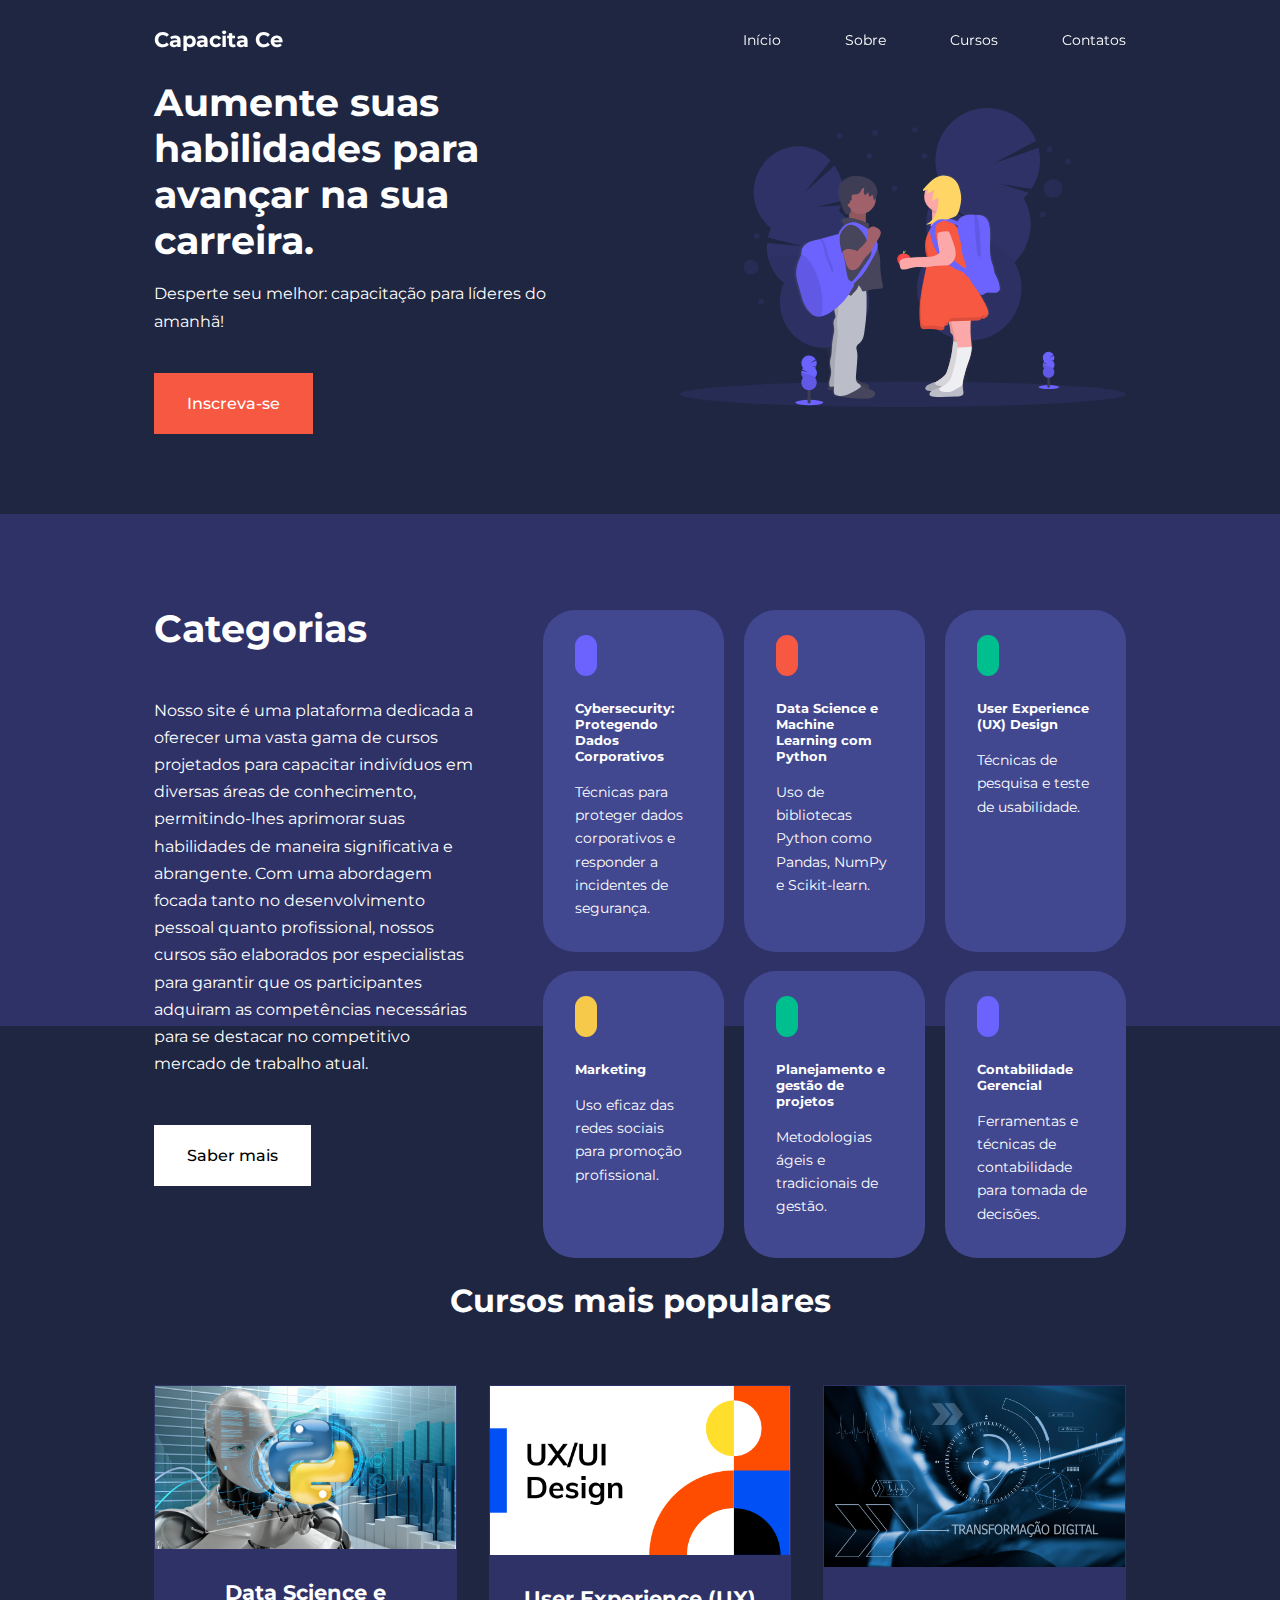
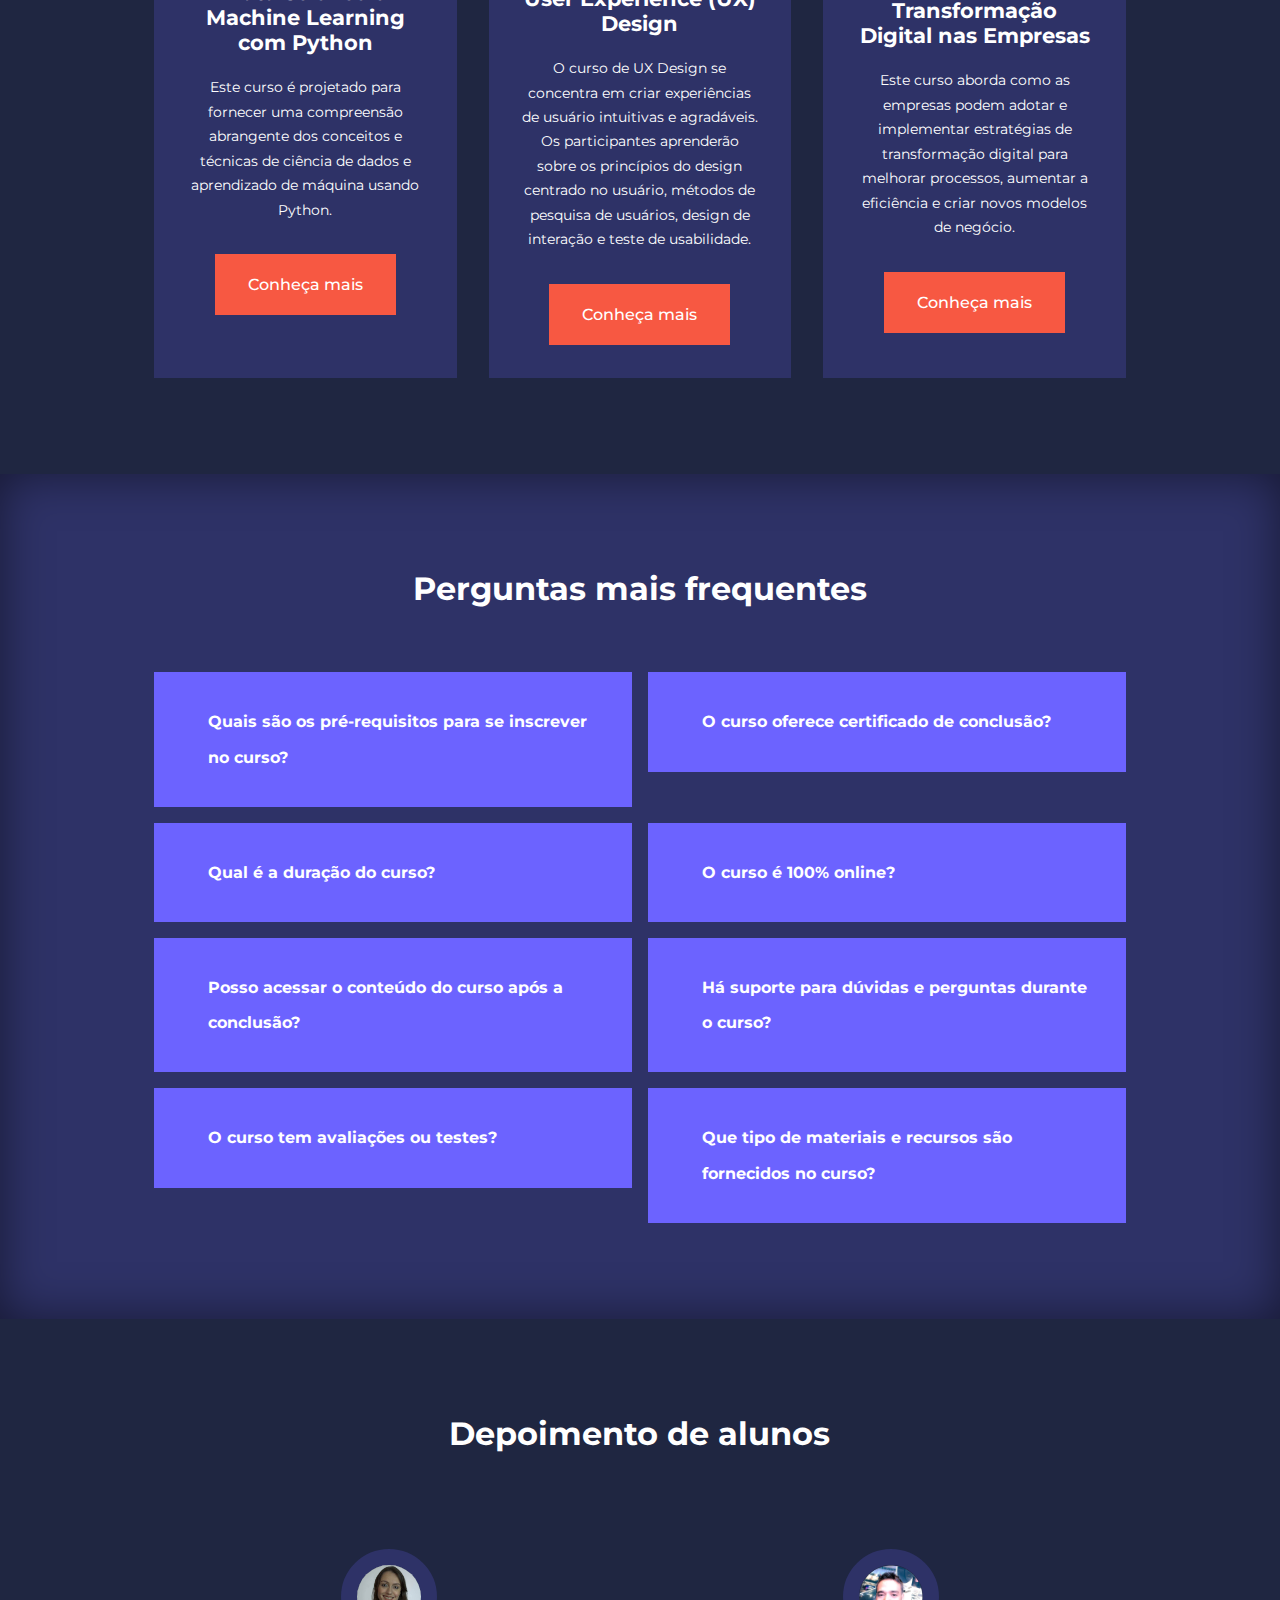
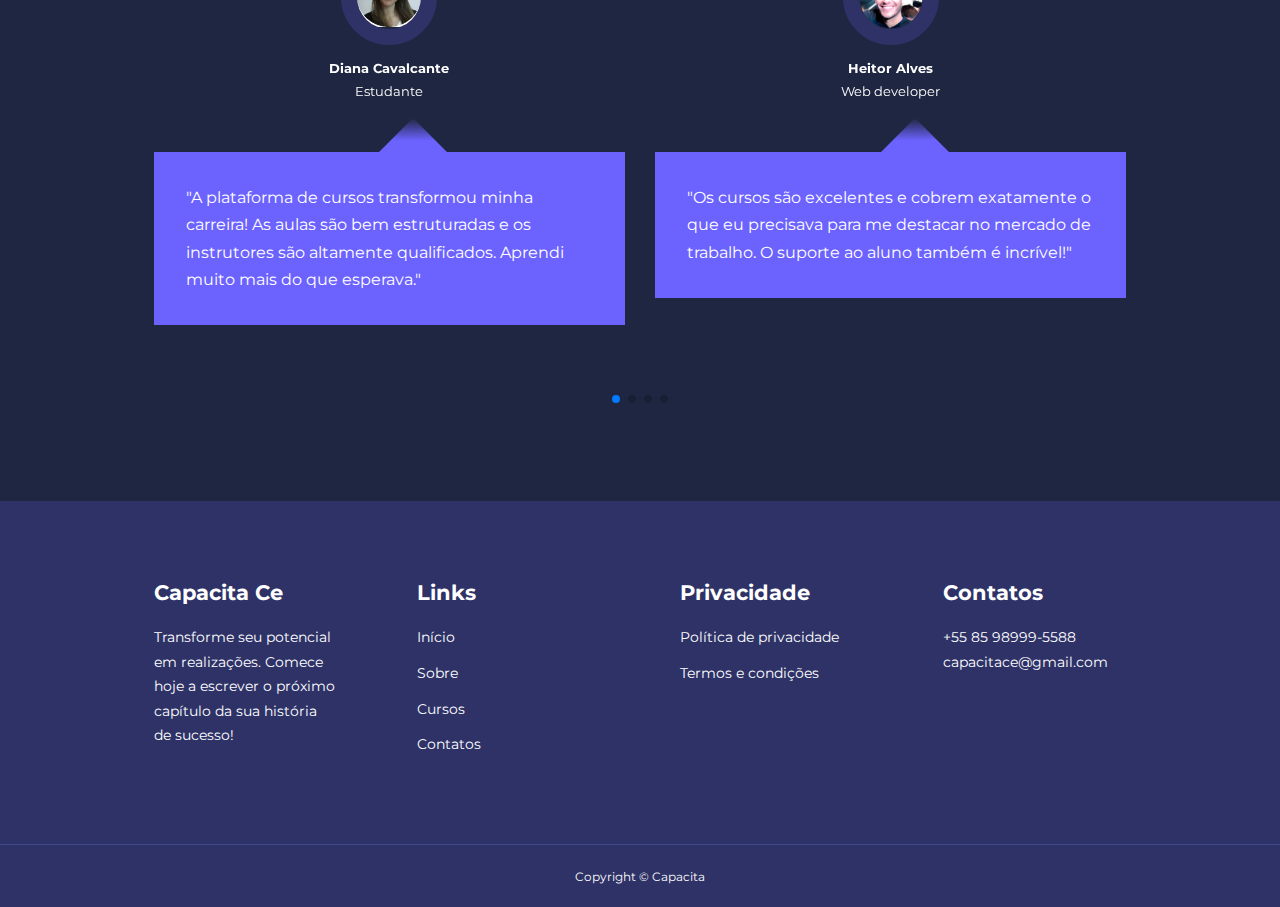
<file: index.html>
<!DOCTYPE html>
<html lang="pt-br">
<head>
    <meta charset="UTF-8">
    <meta http-equiv="X-UA-Compatible" content="IE=edge">
    <meta name="viewport" content="width=device-width, initial-scale=1.0">
    <title>Capacita Ce</title>
    <!-- ICONSCOUT CDN -->
    <link rel="stylesheet" href="https://unicons.iconscout.com/release/v2.1.6/css/unicons.css">
    <!-- GOOGLE FONTS (MONTSERRAT) -->
    <link rel="preconnect" href="https://fonts.googleapis.com">
    <link rel="preconnect" href="https://fonts.gstatic.com" crossorigin>
    <link href="https://fonts.googleapis.com/css2?family=Montserrat:wght@300;400;500;600;700;800;900&display=swap" rel="stylesheet">
    <!-- SWIPER JS -->
    <link rel="stylesheet" href="https://cdn.jsdelivr.net/npm/swiper@8/swiper-bundle.min.css"/>
    
    <link rel="stylesheet" href="style.css">
</head>
<body>
     <!-- ========================= NAVBAR ================== -->
    <nav>
        <div class="container nav__container">
            <a href="index.html"><h4>Capacita Ce</h4></a>
            <ul class="nav__menu">
                <li><a href="index.html">Início</a></li>
                <li><a href="about.html">Sobre</a></li>
                <li><a href="cursos.html">Cursos</a></li>
                <li><a href="contacts.html">Contatos</a></li>
            </ul>
            <button id="open-menu-btn"><i class="uil uil-bars"></i></button>
            <button id="close-menu-btn"><i class="uil uil-multiply"></i></button>
        </div>
    </nav>
    <!-- ========================= END OF NAVBAR ================== -->

    <!-- ========================= HEADER ================== -->
    <header>
        <div class="container header__container">
            <div class="header__left">
                <h1>Aumente suas habilidades para avançar na sua carreira.</h1>
                <p>Desperte seu melhor: capacitação para líderes do amanhã!</p>
                <a href="cursos.html" class="btn btn-primary">Inscreva-se</a>
            </div>
            <div class="header__right">
                <div class="header__right-image">
                    <img src="header.svg" alt="">
                </div>
            </div>
        </div>
    </header>
       <!-- ========================= END OF HEADER ================== -->


    <section class="categories">
        <div class="container categories__container">
            <div class="categories__left">
                <h1>Categorias</h1>
                <p>
                    Nosso site é uma plataforma dedicada a oferecer uma vasta gama de cursos projetados para capacitar indivíduos em diversas áreas de conhecimento, permitindo-lhes aprimorar suas habilidades de maneira significativa e abrangente. Com uma abordagem focada tanto no desenvolvimento pessoal quanto profissional, nossos cursos são elaborados por especialistas para garantir que os participantes adquiram as competências necessárias para se destacar no competitivo mercado de trabalho atual.
                </p>
                <a href="#" class="btn">Saber mais</a>
            </div>

            <div class="categories__right">
                <article class="category">
                    <span class="category__icon"><i class="uil uil-"></i></span>
                    <h5>Cybersecurity: Protegendo Dados Corporativos</h5>
                    <p>Técnicas para proteger dados corporativos e responder a incidentes de segurança.</p>
                </article>

                <article class="category">
                    <span class="category__icon"><i class="uil uil-"></i></span>
                    <h5>Data Science e Machine Learning com Python</h5>
                    <p>Uso de bibliotecas Python como Pandas, NumPy e Scikit-learn.</p>
                </article>

                <article class="category">
                    <span class="category__icon"><i class="uil uil-usd-"></i></span>
                    <h5>User Experience (UX) Design</h5>
                    <p>Técnicas de pesquisa e teste de usabilidade.</p>
                </article>

                <article class="category">
                    <span class="category__icon"><i class="uil uil-"></i></span>
                    <h5>Marketing</h5>
                    <p>Uso eficaz das redes sociais para promoção profissional.</p>
                </article>

                <article class="category">
                    <span class="category__icon"><i class="uil uil-"></i></span>
                    <h5>Planejamento e gestão de projetos</h5>
                    <p>Metodologias ágeis e tradicionais de gestão.</p>
                </article>

                <article class="category">
                    <span class="category__icon"><i class="uil uil-puzzle-"></i></span>
                    <h5>Contabilidade Gerencial</h5>
                    <p>Ferramentas e técnicas de contabilidade para tomada de decisões.</p>
                </article>
            </div>
        </div>
    </section>

    <!-- ========================= END OF CATEGORIES ================== -->

    <section class="courses">
        <h2>Cursos mais populares</h2>
        <div class="container courses__container">
            <article class="course">
                <div class="course__image">
                    <img src="curso1.png" alt="Curso 1">
                </div>
                <div class="course__info">
                    <h4>Data Science e Machine Learning com Python</h4>
                    <p>Este curso é projetado para fornecer uma compreensão abrangente dos conceitos e técnicas de ciência de dados e aprendizado de máquina usando Python.</p>
                    <a href="cursos.html" class="btn btn-primary">Conheça mais</a>
                </div>
            </article>

            <article class="course">
                <div class="course__image">
                    <img src="curso2.png" alt="Curso 2">
                </div>
                <div class="course__info">
                    <h4>User Experience (UX) Design</h4>
                    <p>O curso de UX Design se concentra em criar experiências de usuário intuitivas e agradáveis. Os participantes aprenderão sobre os princípios do design centrado no usuário, métodos de pesquisa de usuários, design de interação e teste de usabilidade.</p>
                    <a href="cursos.html" class="btn btn-primary">Conheça mais</a>
                </div>
            </article>

            <article class="course">
                <div class="course__image">
                    <img src="curso3.jpg" alt="Curso 3">
                </div>
                <div class="course__info">
                    <h4>Transformação Digital nas Empresas</h4>
                    <p>Este curso aborda como as empresas podem adotar e implementar estratégias de transformação digital para melhorar processos, aumentar a eficiência e criar novos modelos de negócio.</p>
                    <a href="cursos.html" class="btn btn-primary">Conheça mais</a>
                </div>
            </article>
        </div>
    </section>

    <!-- ========================= END OF COURSES ================== -->

    <section class="faqs">
        <h2>Perguntas mais frequentes</h2>
        <div class="container faqs__container">
            <article class="faq">
                <div class="faq__icon"><i class="uil uil-plus"></i></div>
                <div class="question__answer">
                    <h4>Quais são os pré-requisitos para se inscrever no curso?</h4>
                    <p>Os pré-requisitos variam conforme o curso. Alguns podem exigir conhecimento básico em determinadas áreas, enquanto outros são adequados para iniciantes.</p>
                </div>
            </article>

            <article class="faq">
                <div class="faq__icon"><i class="uil uil-plus"></i></div>
                <div class="question__answer">
                    <h4>O curso oferece certificado de conclusão?</h4>
                    <p>Sim, todos os nossos cursos oferecem certificados de conclusão que podem ser utilizados para comprovar suas novas habilidades e conhecimentos.</p>
                </div>
            </article>

            <article class="faq">
                <div class="faq__icon"><i class="uil uil-plus"></i></div>
                <div class="question__answer">
                    <h4>Qual é a duração do curso?</h4>
                    <p>A duração do curso pode variar. A maioria dos cursos oferece conteúdo que pode ser completado em poucas semanas, com a possibilidade de aprendizado no seu próprio ritmo.</p>
                </div>
            </article>

            <article class="faq">
                <div class="faq__icon"><i class="uil uil-plus"></i></div>
                <div class="question__answer">
                    <h4>O curso é 100% online?</h4>
                    <p>Sim, nossos cursos são totalmente online, permitindo que você estude de qualquer lugar e a qualquer momento.</p>
                </div>
            </article>

            <article class="faq">
                <div class="faq__icon"><i class="uil uil-plus"></i></div>
                <div class="question__answer">
                    <h4>Posso acessar o conteúdo do curso após a conclusão?</h4>
                    <p>Sim, você terá acesso ao conteúdo do curso mesmo após a conclusão, para que possa revisar e continuar a aprender conforme necessário.</p>
                </div>
            </article>

            <article class="faq">
                <div class="faq__icon"><i class="uil uil-plus"></i></div>
                <div class="question__answer">
                    <h4>Há suporte para dúvidas e perguntas durante o curso?</h4>
                    <p>Sim, oferecemos suporte contínuo através de fóruns de discussão, sessões de perguntas e respostas e assistência por e-mail com os instrutores.</p>
                </div>
            </article>

            <article class="faq">
                <div class="faq__icon"><i class="uil uil-plus"></i></div>
                <div class="question__answer">
                    <h4>O curso tem avaliações ou testes?</h4>
                    <p>Sim, a maioria dos cursos inclui avaliações, quizzes e projetos que ajudam a reforçar o aprendizado e garantir que você compreendeu os principais conceitos.</p>
                </div>
            </article>

            <article class="faq">
                <div class="faq__icon"><i class="uil uil-plus"></i></div>
                <div class="question__answer">
                    <h4>Que tipo de materiais e recursos são fornecidos no curso?</h4>
                    <p>Os cursos incluem vídeos, leituras, exercícios práticos, estudos de caso e projetos aplicados para garantir uma experiência de aprendizagem completa.</p>
                </div>
            </article>
        </div>
    </section>

    <!-- ========================= END OF FAQ ================== -->

    <section class="container testimonials__container mySwiper">
        <h2>Depoimento de alunos</h2>
        <div class="swiper-wrapper">
            <article class="testimonial swiper-slide">
                <div class="avatar">
                    <img src="pessoa1.jpeg" alt="avatar 1">
                </div>
                <div class="testimonial__info">
                    <h5>Diana Cavalcante</h5>
                    <small>Estudante</small>
                </div>
                <div class="testimonial__body">
                    <p>"A plataforma de cursos transformou minha carreira! As aulas são bem estruturadas e os instrutores são altamente qualificados. Aprendi muito mais do que esperava."</p>
                </div>
            </article>

            <article class="testimonial swiper-slide">
                <div class="avatar">
                    <img src="pessoa2.gif" alt="avatar 2">
                </div>
                <div class="testimonial__info">
                    <h5>Heitor Alves</h5>
                    <small>Web developer</small>
                </div>
                <div class="testimonial__body">
                    <p>"Os cursos são excelentes e cobrem exatamente o que eu precisava para me destacar no mercado de trabalho. O suporte ao aluno também é incrível!"</p>
                </div>
            </article>

            <article class="testimonial swiper-slide">
                <div class="avatar">
                    <img src="pessoa3.webp" alt="avatar 3">
                </div>
                <div class="testimonial__info">
                    <h5>Eva Cárem</h5>
                    <small>Estudante</small>
                </div>
                <div class="testimonial__body">
                    <p>"A flexibilidade de estudar no meu próprio ritmo foi fundamental para mim. Consegui equilibrar o trabalho e o estudo, e apliquei os conhecimentos adquiridos imediatamente."</p>
                </div>
            </article>

            <article class="testimonial swiper-slide">
                <div class="avatar">
                    <img src="pessoa4.jpeg" alt="avatar 4">
                </div>
                <div class="testimonial__info">
                    <h5>Caio Borges</h5>
                    <small>Estudante</small>
                </div>
                <div class="testimonial__body">
                    <p>"Os projetos práticos me ajudaram a consolidar o que aprendi. Agora, me sinto muito mais confiante nas minhas habilidades e pronto para novos desafios."</p>
                </div>
            </article>

            <article class="testimonial swiper-slide">
                <div class="avatar">
                    <img src="pessoa5.jpeg" alt="avatar 5">
                </div>
                <div class="testimonial__info">
                    <h5>Ana Clara</h5>
                    <small>Professora</small>
                </div>
                <div class="testimonial__body">
                    <p>A qualidade dos materiais e a profundidade dos conteúdos superaram minhas expectativas. Recomendo a plataforma para todos que querem se capacitar profissionalmente."</p>
                </div>
            </article>
        </div>
        <div class="swiper-pagination"></div>
    </section>

    <!-- ========================= END OF TESTIMONIALS ================== -->

    <footer>
        <div class="container footer__container">
            <div class="footer__1">
                <a href="index.html" class="footer__logo"><h4>Capacita Ce</h4></a>
                <p>Transforme seu potencial em realizações. Comece hoje a escrever o próximo capítulo da sua história de sucesso!</p>
            </div>

            <div class="footer__2">
                <h4>Links</h4>
                <ul class="permalinks">
                    <li><a href="index.html">Início</a></li>
                    <li><a href="about.html">Sobre</a></li>
                    <li><a href="cursos.html">Cursos</a></li>
                    <li><a href="contacts.html">Contatos</a></li>
                </ul>
            </div>

            <div class="footer__3">
                <h4>Privacidade</h4>
                <ul class="privacy">
                    <li><a href="#">Política de privacidade</a></li>
                    <li><a href="#">Termos e condições</a></li>
                </ul>
            </div>

            <div class="footer__4">
                <h4>Contatos</h4>
                <div>
                    <p>+55 85 98999-5588</p>
                    <p>capacitace@gmail.com</p>
                </div>

                <ul class="footer__socials">
                    <li>
                        <a href="https://facebook.com"><i class="uil uil-facebook-f"></i></a>
                    </li>
                    <li>
                        <a href="https://instagram.com"><i class="uil uil-instagram-alt"></i></a>
                    </li>
                    <li>
                        <a href="https://twitter.com"><i class="uil uil-twitter"></i></a>
                    </li>
                    <li>
                        <a href="https://linkedin.com"><i class="uil uil-linkedin-alt"></i></a>
                    </li>
                </ul>
            </div>
        </div>
        <div class="footer__copyright">
            <small>Copyright &copy; Capacita</small>
        </div>
    </footer>


    <script src="script.js"></script>
    <script src="https://cdn.jsdelivr.net/npm/swiper@8/swiper-bundle.min.js"></script>

    <script>
        var swiper = new Swiper(".mySwiper", {
        slidesPerView: 1,
        spaceBetween: 30,
        pagination: {
          el: ".swiper-pagination",
          clickable: true,
        },
        //when window widht is >= 600px
        breakpoints: {
            600: {
                slidesPerView: 2,
            }
        }
      });
    </script>
</body>
</html>
</file>
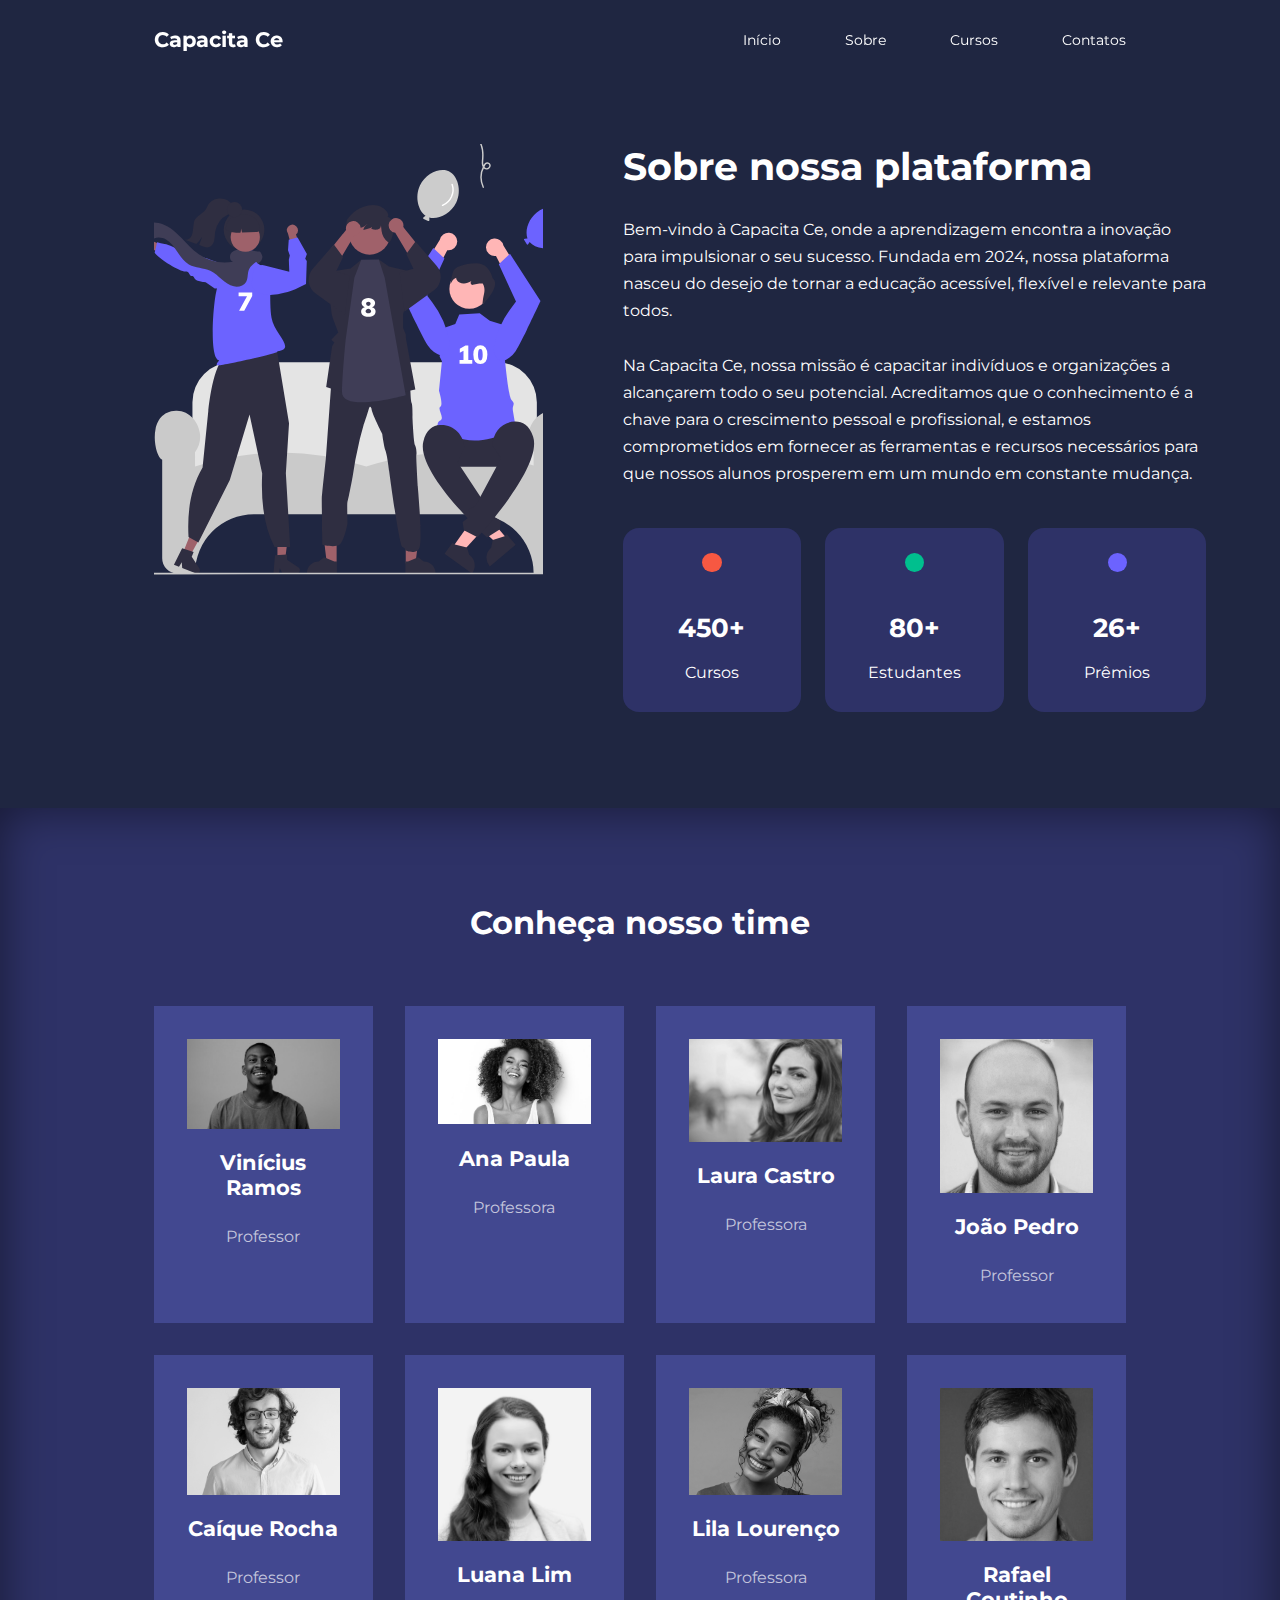
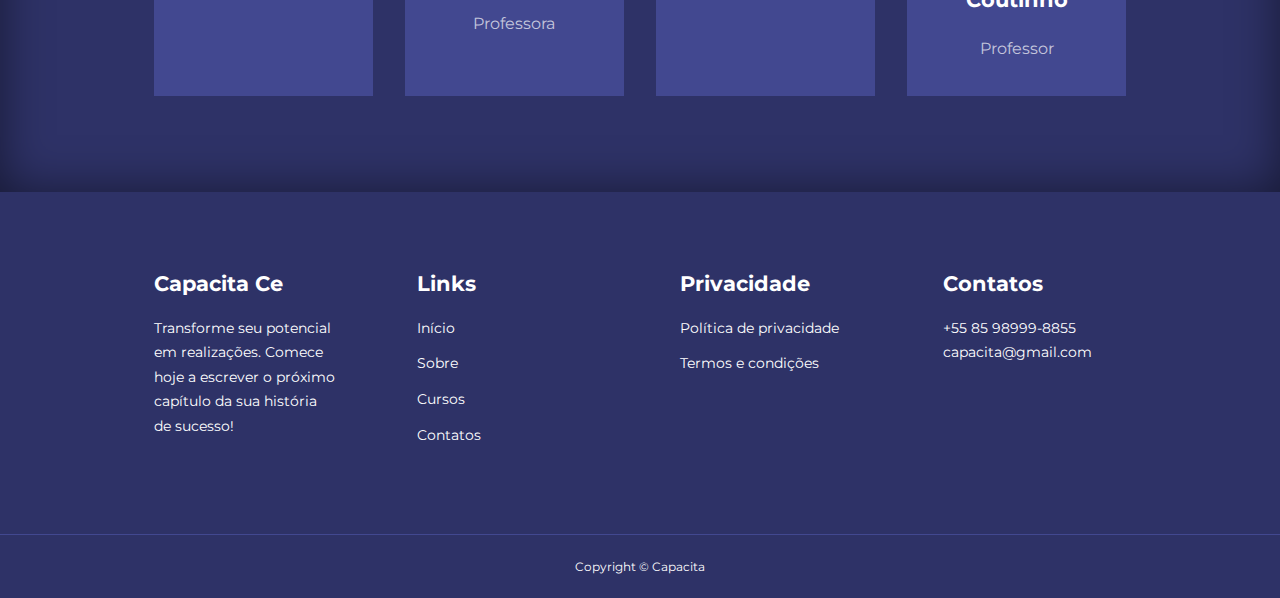
<file: about.html>
<!DOCTYPE html>
<html lang="pt-br">
<head>
    <meta charset="UTF-8">
    <meta http-equiv="X-UA-Compatible" content="IE=edge">
    <meta name="viewport" content="width=device-width, initial-scale=1.0">
    <title>Capacita CE</title>
    <!-- ICONSCOUT CDN -->
    <link rel="stylesheet" href="https://unicons.iconscout.com/release/v2.1.6/css/unicons.css">
    <!-- GOOGLE FONTS (MONTSERRAT) -->
    <link rel="preconnect" href="https://fonts.googleapis.com">
    <link rel="preconnect" href="https://fonts.gstatic.com" crossorigin>
    <link href="https://fonts.googleapis.com/css2?family=Montserrat:wght@300;400;500;600;700;800;900&display=swap" rel="stylesheet">
    <!-- SWIPER JS -->
    <link rel="stylesheet" href="https://cdn.jsdelivr.net/npm/swiper@8/swiper-bundle.min.css"/>
    
    <link rel="stylesheet" href="style.css">
    <link rel="stylesheet" href="about.css">
</head>
<body>
     <!-- ========================= NAVBAR ================== -->
    <nav>
        <div class="container nav__container">
            <a href="index.html"><h4>Capacita Ce</h4></a>
            <ul class="nav__menu">
                <li><a href="index.html">Início</a></li>
                <li><a href="about.html">Sobre</a></li>
                <li><a href="cursos.html">Cursos</a></li>
                <li><a href="contacts.html">Contatos</a></li>
            </ul>
            <button id="open-menu-btn"><i class="uil uil-bars"></i></button>
            <button id="close-menu-btn"><i class="uil uil-multiply"></i></button>
        </div>
    </nav>
    <!-- ========================= END OF NAVBAR ================== -->

    <section class="about__achievements">
        <div class="container about__achievements-container">
            <div class="about__achievements-left">
                <img src="about achievements.svg" alt="">
            </div>
            <div class="about__achievements-right">
                <h1>Sobre nossa plataforma</h1>
                <p>Bem-vindo à Capacita Ce, onde a aprendizagem encontra a inovação para impulsionar o seu sucesso. Fundada em 2024, nossa plataforma nasceu do desejo de tornar a educação acessível, flexível e relevante para todos.<br><br>Na Capacita Ce, nossa missão é capacitar indivíduos e organizações a alcançarem todo o seu potencial. Acreditamos que o conhecimento é a chave para o crescimento pessoal e profissional, e estamos comprometidos em fornecer as ferramentas e recursos necessários para que nossos alunos prosperem em um mundo em constante mudança.</p>
                <div class="achievements__cards">
                    <article class="achievement__card">
                        <span class="achievement__icon">
                            <i class="uil uil-video"></i>
                        </span>
                        <h3>450+</h3>
                        <p>Cursos</p>
                    </article>

                    <article class="achievement__card">
                        <span class="achievement__icon">
                            <i class="uil uil-users-alt"></i>
                        </span>
                        <h3>80+</h3>
                        <p>Estudantes</p>
                    </article>

                    <article class="achievement__card">
                        <span class="achievement__icon">
                            <i class="uil uil-trophy"></i>
                        </span>
                        <h3>26+</h3>
                        <p>Prêmios</p>
                    </article>
                </div>
            </div>
        </div>
    </section>


    <!-- ========================= END OF ACHIEVEMENTS ================== -->

    <section class="team">
        <h2>Conheça nosso time</h2>
        <div class="container team__container">
            <article class="team__member">
                <div class="team__member-image">
                    <img src="p1.jpg" alt="">
                </div>
                <div class="team__member-info">
                    <h4>Vinícius Ramos</h4>
                    <p>Professor</p>
                </div>
                <div class="team__member-socials">
                    <a href="https://instagram.com" target="_blank"><i class="uil uil-instagram"></i></a>
                    <a href="https://twitter.com" target="_blank"><i class="uil uil-twitter-alt"></i></a>
                    <a href="https://linkedin.com" target="_blank"><i class="uil uil-linkedin-alt"></i></a>
                </div>
            </article>
            
            <article class="team__member">
                <div class="team__member-image">
                    <img src="p2.jpg" alt="">
                </div>
                <div class="team__member-info">
                    <h4>Ana Paula</h4>
                    <p>Professora</p>
                </div>
                <div class="team__member-socials">
                    <a href="https://instagram.com" target="_blank"><i class="uil uil-instagram"></i></a>
                    <a href="https://twitter.com" target="_blank"><i class="uil uil-twitter-alt"></i></a>
                    <a href="https://linkedin.com" target="_blank"><i class="uil uil-linkedin-alt"></i></a>
                </div>
            </article>

            <article class="team__member">
                <div class="team__member-image">
                    <img src="p3.jpg" alt="">
                </div>
                <div class="team__member-info">
                    <h4>Laura Castro</h4>
                    <p>Professora</p>
                </div>
                <div class="team__member-socials">
                    <a href="https://instagram.com" target="_blank"><i class="uil uil-instagram"></i></a>
                    <a href="https://twitter.com" target="_blank"><i class="uil uil-twitter-alt"></i></a>
                    <a href="https://linkedin.com" target="_blank"><i class="uil uil-linkedin-alt"></i></a>
                </div>
            </article>

            <article class="team__member">
                <div class="team__member-image">
                    <img src="p4.webp" alt="">
                </div>
                <div class="team__member-info">
                    <h4>João Pedro</h4>
                    <p>Professor</p>
                </div>
                <div class="team__member-socials">
                    <a href="https://instagram.com" target="_blank"><i class="uil uil-instagram"></i></a>
                    <a href="https://twitter.com" target="_blank"><i class="uil uil-twitter-alt"></i></a>
                    <a href="https://linkedin.com" target="_blank"><i class="uil uil-linkedin-alt"></i></a>
                </div>
            </article>

            <article class="team__member">
                <div class="team__member-image">
                    <img src="p5.png" alt="">
                </div>
                <div class="team__member-info">
                    <h4>Caíque Rocha</h4>
                    <p>Professor</p>
                </div>
                <div class="team__member-socials">
                    <a href="https://instagram.com" target="_blank"><i class="uil uil-instagram"></i></a>
                    <a href="https://twitter.com" target="_blank"><i class="uil uil-twitter-alt"></i></a>
                    <a href="https://linkedin.com" target="_blank"><i class="uil uil-linkedin-alt"></i></a>
                </div>
            </article>

            <article class="team__member">
                <div class="team__member-image">
                    <img src="p9.avif" alt="">
                </div>
                <div class="team__member-info">
                    <h4>Luana Lim</h4>
                    <p>Professora</p>
                </div>
                <div class="team__member-socials">
                    <a href="https://instagram.com" target="_blank"><i class="uil uil-instagram"></i></a>
                    <a href="https://twitter.com" target="_blank"><i class="uil uil-twitter-alt"></i></a>
                    <a href="https://linkedin.com" target="_blank"><i class="uil uil-linkedin-alt"></i></a>
                </div>
            </article>

            <article class="team__member">
                <div class="team__member-image">
                    <img src="p7.png" alt="">
                </div>
                <div class="team__member-info">
                    <h4>Lila Lourenço</h4>
                    <p>Professora</p>
                </div>
                <div class="team__member-socials">
                    <a href="https://instagram.com" target="_blank"><i class="uil uil-instagram"></i></a>
                    <a href="https://twitter.com" target="_blank"><i class="uil uil-twitter-alt"></i></a>
                    <a href="https://linkedin.com" target="_blank"><i class="uil uil-linkedin-alt"></i></a>
                </div>
            </article>

            <article class="team__member">
                <div class="team__member-image">
                    <img src="p8.jpg" alt="">
                </div>
                <div class="team__member-info">
                    <h4>Rafael Coutinho</h4>
                    <p>Professor</p>
                </div>
                <div class="team__member-socials">
                    <a href="https://instagram.com" target="_blank"><i class="uil uil-instagram"></i></a>
                    <a href="https://twitter.com" target="_blank"><i class="uil uil-twitter-alt"></i></a>
                    <a href="https://linkedin.com" target="_blank"><i class="uil uil-linkedin-alt"></i></a>
                </div>
            </article>

        </div>
    </section>

    <footer>
        <div class="container footer__container">
            <div class="footer__1">
                <a href="index.html" class="footer__logo"><h4>Capacita Ce</h4></a>
                <p>Transforme seu potencial em realizações. Comece hoje a escrever o próximo capítulo da sua história de sucesso!</p>
            </div>

            <div class="footer__2">
                <h4>Links</h4>
                <ul class="permalinks">
                    <li><a href="index.html">Início</a></li>
                    <li><a href="about.html">Sobre</a></li>
                    <li><a href="cursos.html">Cursos</a></li>
                    <li><a href="contacts.html">Contatos</a></li>
                </ul>
            </div>

            <div class="footer__3">
                <h4>Privacidade</h4>
                <ul class="privacy">
                    <li><a href="#">Política de privacidade</a></li>
                    <li><a href="#">Termos e condições</a></li>
                </ul>
            </div>

            <div class="footer__4">
                <h4>Contatos</h4>
                <div>
                    <p>+55 85 98999-8855</p>
                    <p>capacita@gmail.com</p>
                </div>

                <ul class="footer__socials">
                    <li>
                        <a href="#"><i class="uil uil-facebook-f"></i></a>
                    </li>
                    <li>
                        <a href="#"><i class="uil uil-instagram-alt"></i></a>
                    </li>
                    <li>
                        <a href="#"><i class="uil uil-twitter"></i></a>
                    </li>
                    <li>
                        <a href="#"><i class="uil uil-linkedin-alt"></i></a>
                    </li>
                </ul>
            </div>
        </div>
        <div class="footer__copyright">
            <small>Copyright &copy; Capacita</small>
        </div>
    </footer>

    <script src="script.js"></script>

</body>
</html>
</file>
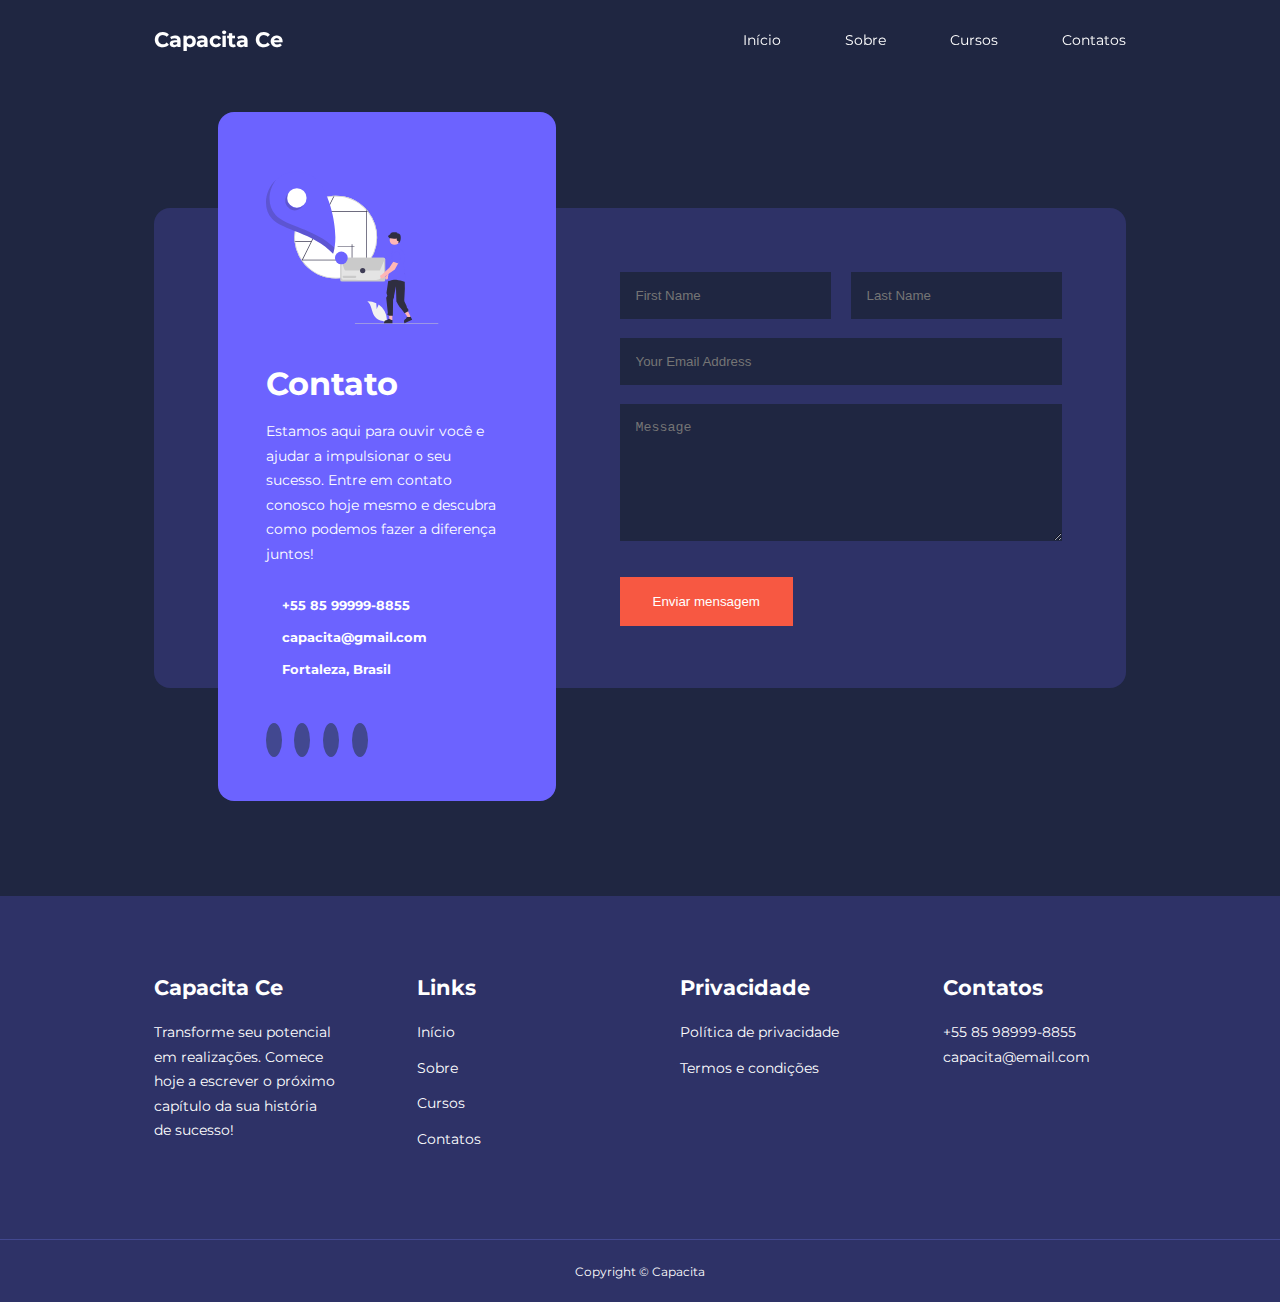
<file: contacts.html>
<!DOCTYPE html>
<html lang="pt-br">
<head>
    <meta charset="UTF-8">
    <meta http-equiv="X-UA-Compatible" content="IE=edge">
    <meta name="viewport" content="width=device-width, initial-scale=1.0">
    <title>Capacita Ce</title>
    <!-- ICONSCOUT CDN -->
    <link rel="stylesheet" href="https://unicons.iconscout.com/release/v2.1.6/css/unicons.css">
    <!-- GOOGLE FONTS (MONTSERRAT) -->
    <link rel="preconnect" href="https://fonts.googleapis.com">
    <link rel="preconnect" href="https://fonts.gstatic.com" crossorigin>
    <link href="https://fonts.googleapis.com/css2?family=Montserrat:wght@300;400;500;600;700;800;900&display=swap" rel="stylesheet">
    <!-- SWIPER JS -->
    <link rel="stylesheet" href="https://cdn.jsdelivr.net/npm/swiper@8/swiper-bundle.min.css"/>
    
    <link rel="stylesheet" href="style.css">
    <link rel="stylesheet" href="contact.css">
</head>
<body>
     <!-- ========================= NAVBAR ================== -->
    <nav>
        <div class="container nav__container">
            <a href="index.html"><h4>Capacita Ce</h4></a>
            <ul class="nav__menu">
                <li><a href="index.html">Início</a></li>
                <li><a href="about.html">Sobre</a></li>
                <li><a href="cursos.html">Cursos</a></li>
                <li><a href="contacts.html">Contatos</a></li>
            </ul>
            <button id="open-menu-btn"><i class="uil uil-bars"></i></button>
            <button id="close-menu-btn"><i class="uil uil-multiply"></i></button>
        </div>
    </nav>
    <!-- ========================= END OF NAVBAR ================== -->

    <section class="contact">
        <div class="container contact__container">
            <aside class="contact__aside">
                <div class="aside__image">
                    <img src="contact.svg" alt="Contact Image">
                </div>
                <h2>Contato</h2>
                <p>
                    Estamos aqui para ouvir você e ajudar a impulsionar o seu sucesso. Entre em contato conosco hoje mesmo e descubra como podemos fazer a diferença juntos!
                </p>
                <ul class="contact__details">
                    <li>
                        <i class="uil uil-phone-times"></i>
                        <h5>+55 85 99999-8855</h5>
                    </li>
                    <li>
                        <i class="uil uil-envelope"></i>
                        <h5>capacita@gmail.com</h5>
                    </li>
                    <li>
                        <i class="uil uil-location-point"></i>
                        <h5>Fortaleza, Brasil</h5>
                    </li>
                </ul>

                <ul class="contact__socials">
                    <li>
                        <a href="https://facebook.com"><i class="uil uil-facebook-f"></i></a>
                    </li>
                    <li>
                        <a href="https://instagram.com"><i class="uil uil-instagram-alt"></i></a>
                    </li>
                    <li>
                        <a href="https://twitter.com"><i class="uil uil-twitter"></i></a>
                    </li>
                    <li>
                        <a href="https://linkedin.com"><i class="uil uil-linkedin-alt"></i></a>
                    </li>
                </ul>
            </aside>

            <form action="https://formspree.io/f/myyvyvnd" method="POST" class="contact__form">
                <div class="form__name">
                    <input type="text" name="First Name" placeholder="First Name" required>
                    <input type="text" name="Last Name" placeholder="Last Name" required>
                </div>
                <input type="email" name="Email Address" placeholder="Your Email Address" required>
                <textarea name="Message" rows="7" placeholder="Message" required></textarea>
                <button type="submit" class="btn btn-primary">Enviar mensagem</button>
            </form>


        </div>
    </section>

    <footer>
        <div class="container footer__container">
            <div class="footer__1">
                <a href="index.html" class="footer__logo"><h4>Capacita Ce</h4></a>
                <p>Transforme seu potencial em realizações. Comece hoje a escrever o próximo capítulo da sua história de sucesso!</p>
            </div>

            <div class="footer__2">
                <h4>Links</h4>
                <ul class="permalinks">
                    <li><a href="index.html">Início</a></li>
                    <li><a href="about.html">Sobre</a></li>
                    <li><a href="cursos.html">Cursos</a></li>
                    <li><a href="contacts.html">Contatos</a></li>
                </ul>
            </div>

            <div class="footer__3">
                <h4>Privacidade</h4>
                <ul class="privacy">
                    <li><a href="#">Política de privacidade</a></li>
                    <li><a href="#">Termos e condições</a></li>
                </ul>
            </div>

            <div class="footer__4">
                <h4>Contatos</h4>
                <div>
                    <p>+55 85 98999-8855</p>
                    <p>capacita@email.com</p>
                </div>

                <ul class="footer__socials">
                    <li>
                        <a href="#"><i class="uil uil-facebook-f"></i></a>
                    </li>
                    <li>
                        <a href="#"><i class="uil uil-instagram-alt"></i></a>
                    </li>
                    <li>
                        <a href="#"><i class="uil uil-twitter"></i></a>
                    </li>
                    <li>
                        <a href="#"><i class="uil uil-linkedin-alt"></i></a>
                    </li>
                </ul>
            </div>
        </div>
        <div class="footer__copyright">
            <small>Copyright &copy; Capacita</small>
        </div>
    </footer>


    <script src="script.js"></script>
</file>
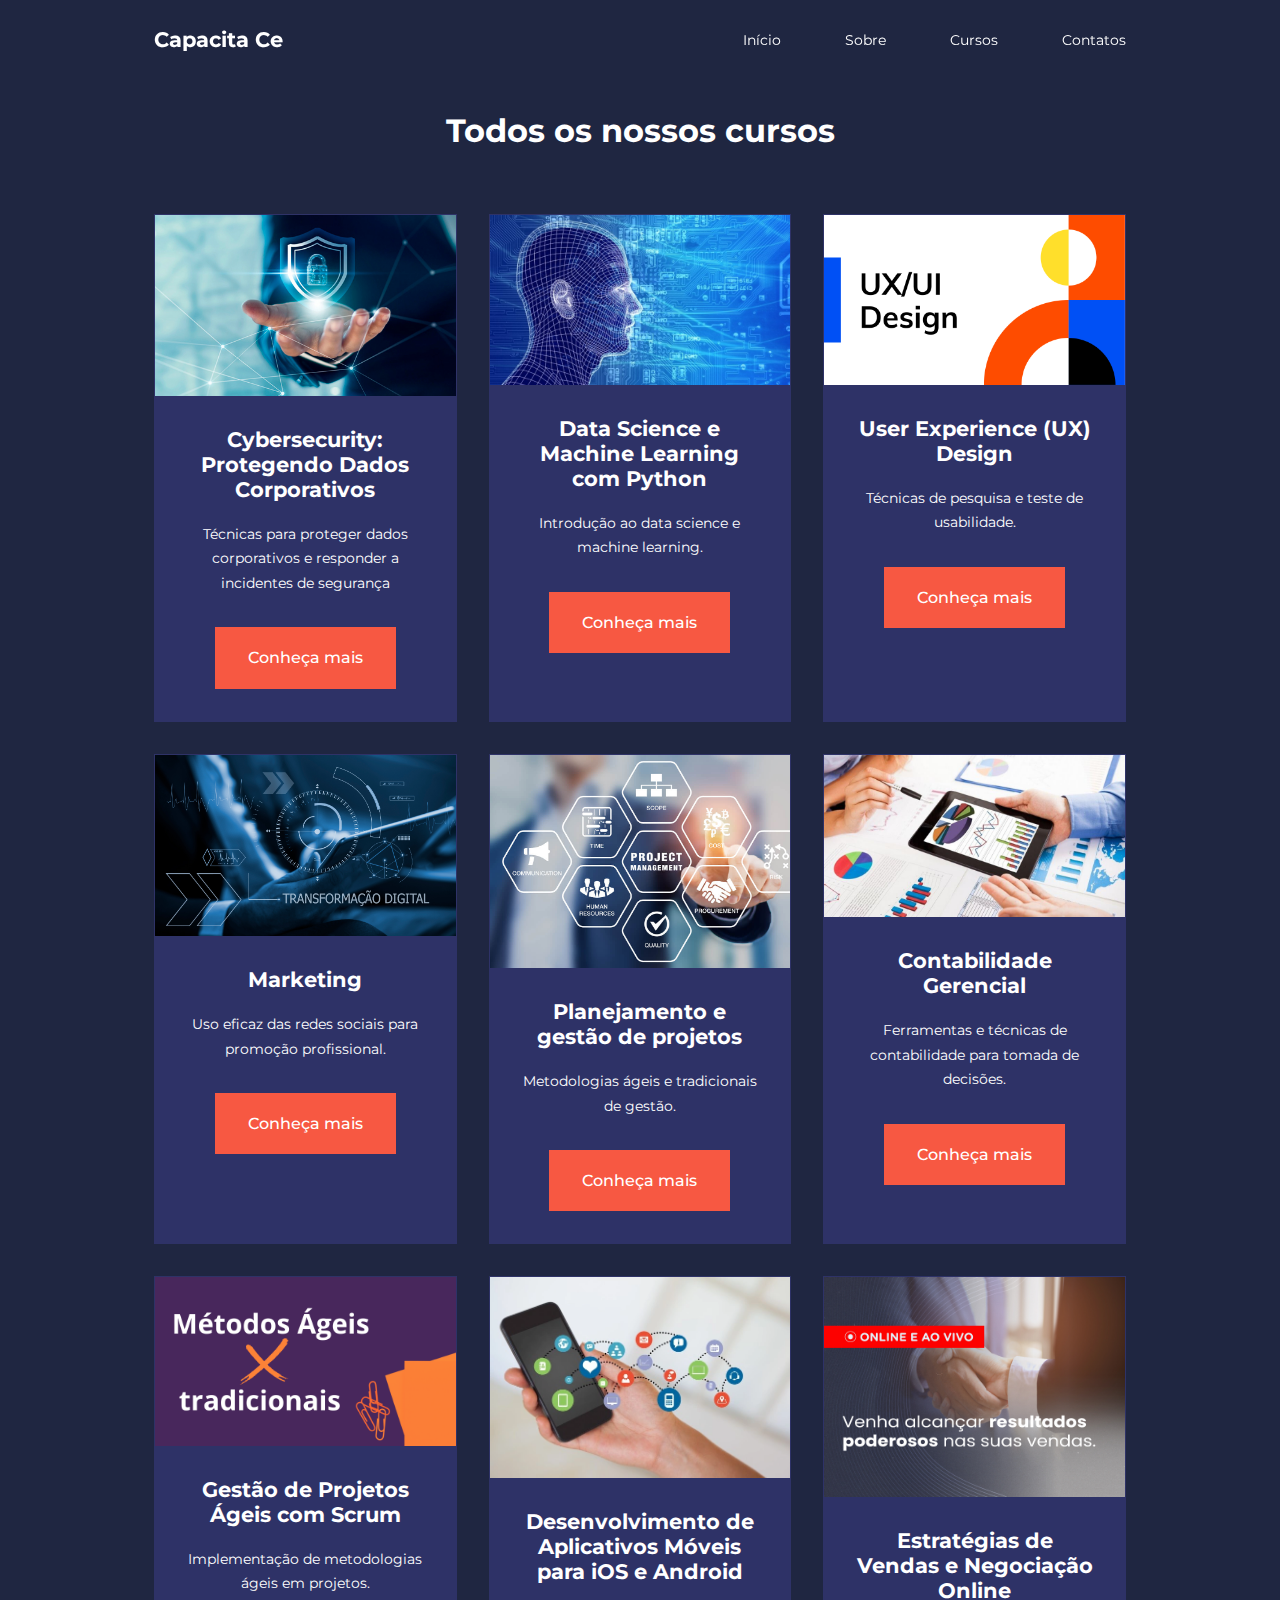
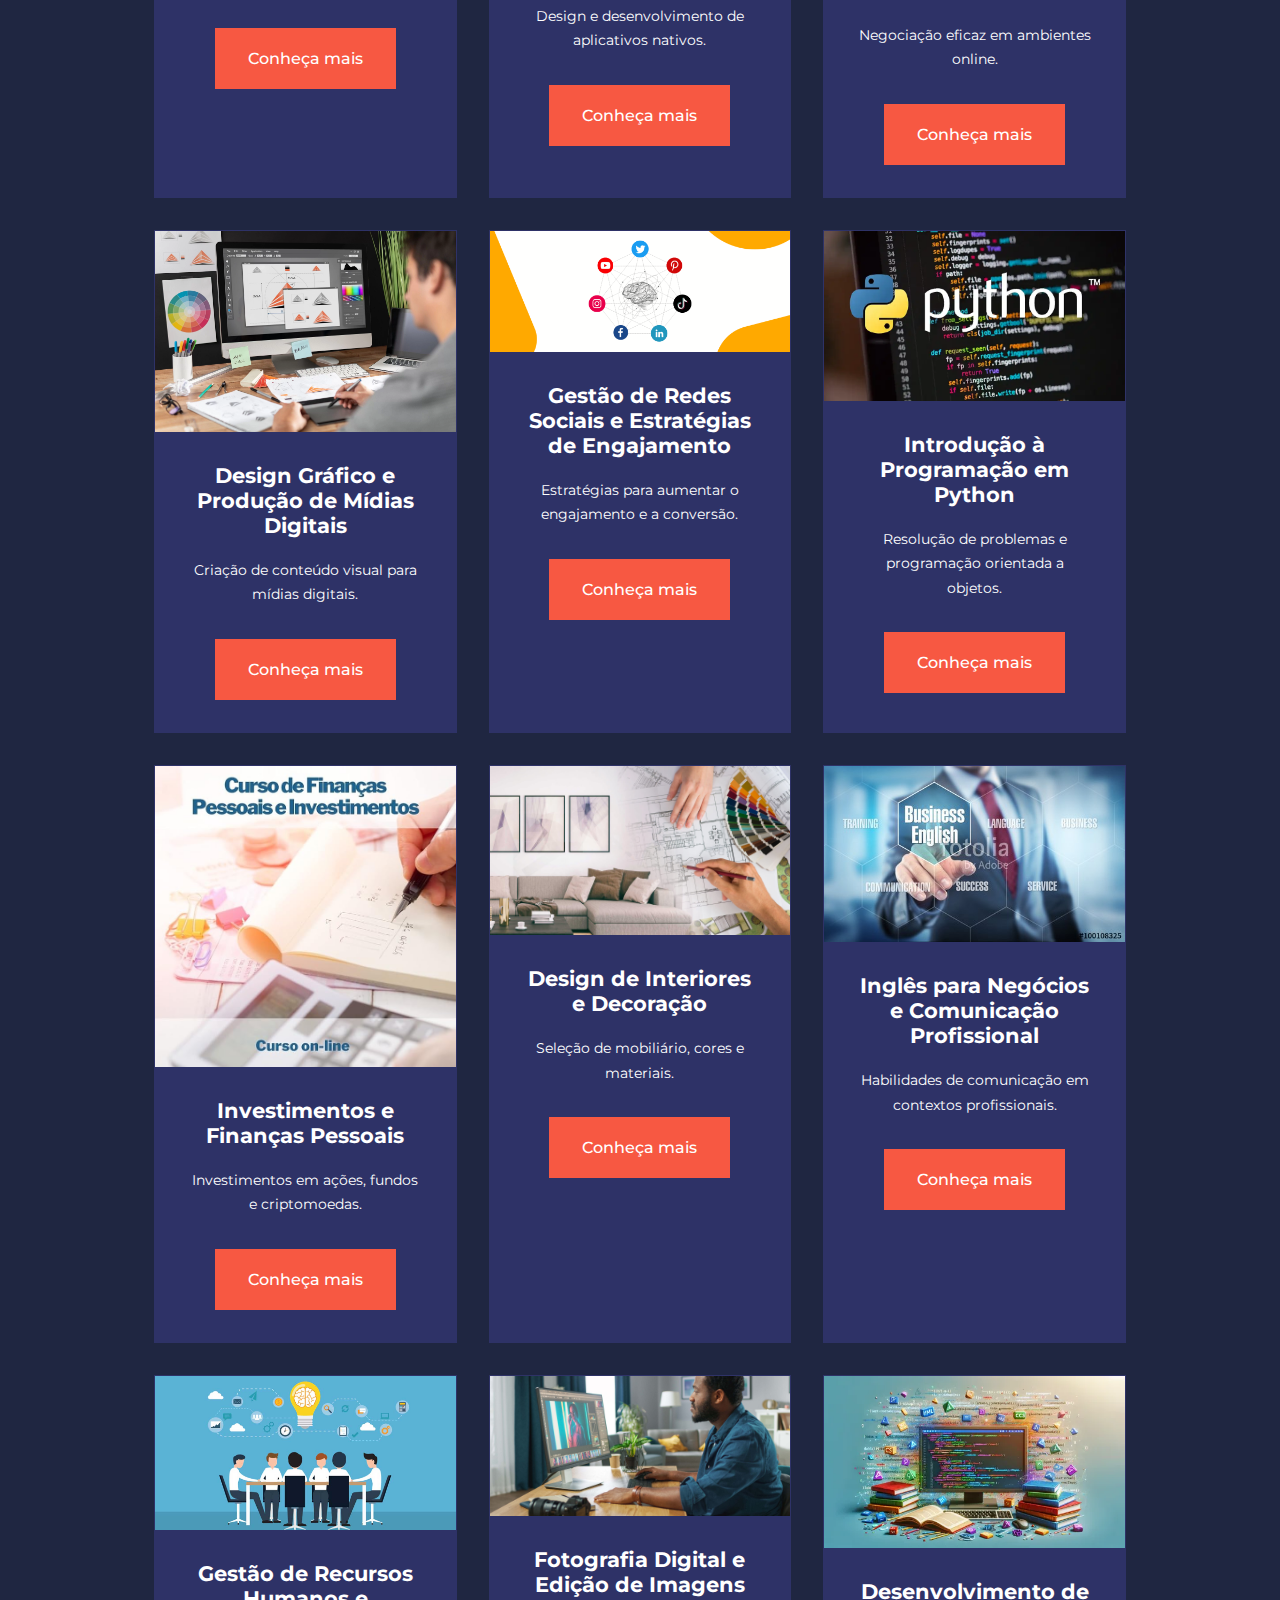
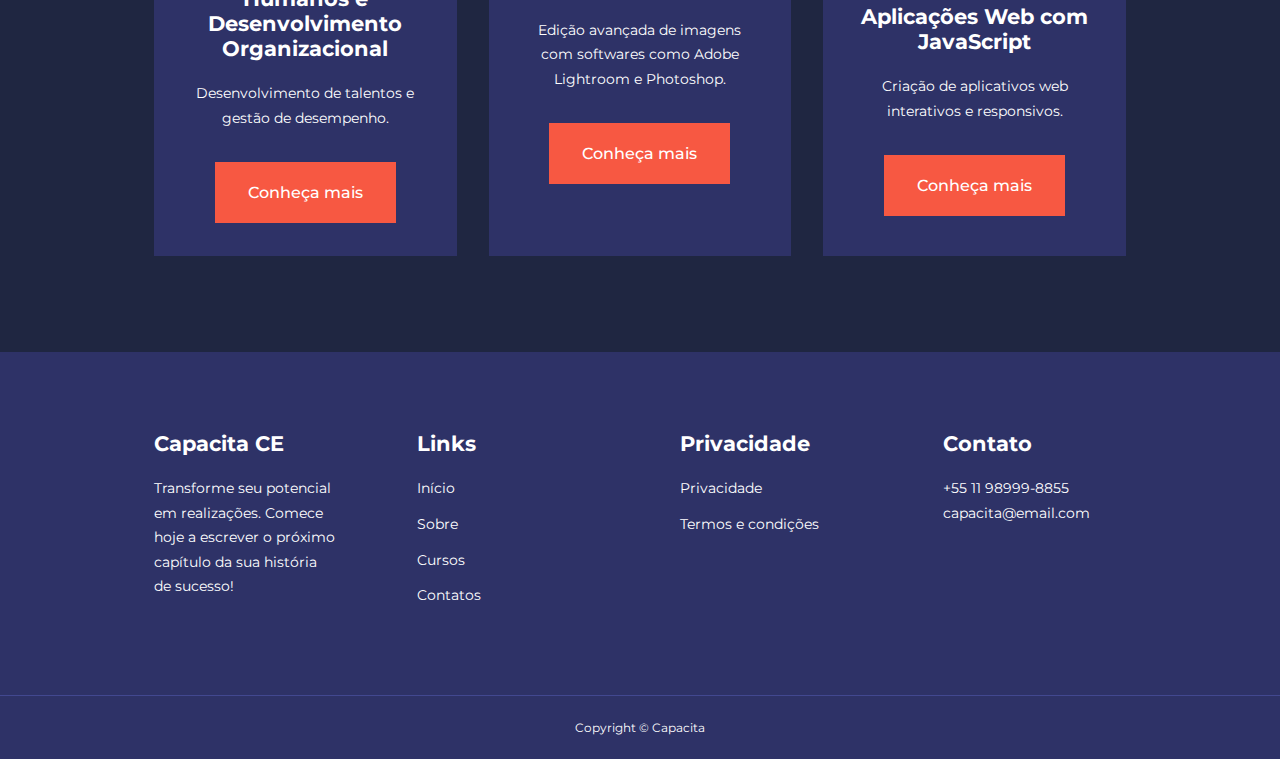
<file: cursos.html>
<!DOCTYPE html>
<html lang="pt-br">
<head>
    <meta charset="UTF-8">
    <meta http-equiv="X-UA-Compatible" content="IE=edge">
    <meta name="viewport" content="width=device-width, initial-scale=1.0">
    <title>Capacita Ce</title>
    <!-- ICONSCOUT CDN -->
    <link rel="stylesheet" href="https://unicons.iconscout.com/release/v2.1.6/css/unicons.css">
    <!-- GOOGLE FONTS (MONTSERRAT) -->
    <link rel="preconnect" href="https://fonts.googleapis.com">
    <link rel="preconnect" href="https://fonts.gstatic.com" crossorigin>
    <link href="https://fonts.googleapis.com/css2?family=Montserrat:wght@300;400;500;600;700;800;900&display=swap" rel="stylesheet">
    <!-- SWIPER JS -->
    <link rel="stylesheet" href="https://cdn.jsdelivr.net/npm/swiper@8/swiper-bundle.min.css"/>
    
    <link rel="stylesheet" href="style.css">
    <style>
        .courses {
            margin-top: 1rem;
        }
    </style>
</head>
<body>
     <!-- ========================= NAVBAR ================== -->
    <nav>
        <div class="container nav__container">
            <a href="index.html"><h4>Capacita Ce</h4></a>
            <ul class="nav__menu">
                <li><a href="index.html">Início</a></li>
                <li><a href="about.html">Sobre</a></li>
                <li><a href="cursos.html">Cursos</a></li>
                <li><a href="contacts.html">Contatos</a></li>
            </ul>
            <button id="open-menu-btn"><i class="uil uil-bars"></i></button>
            <button id="close-menu-btn"><i class="uil uil-multiply"></i></button>
        </div>
    </nav>
    <!-- ========================= END OF NAVBAR ================== -->

    <section class="courses">
        <h2>Todos os nossos cursos</h2>
        <div class="container courses__container">
            <article class="course">
                <div class="course__image">
                    <img src="curso4.jpg" alt="Curso 1">
                </div>
                <div class="course__info">
                    <h4>Cybersecurity: Protegendo Dados Corporativos</h4>
                    <p>Técnicas para proteger dados corporativos e responder a incidentes de segurança</p>
                    <a href="cursos.html" class="btn btn-primary">Conheça mais</a>
                </div>
            </article>

            <article class="course">
                <div class="course__image">
                    <img src="curso5.jpg" alt="Curso 2">
                </div>
                <div class="course__info">
                    <h4>Data Science e Machine Learning com Python</h4>
                    <p>Introdução ao data science e machine learning.</p>
                    <a href="courses.html" class="btn btn-primary">Conheça mais</a>
                </div>
            </article>

            <article class="course">
                <div class="course__image">
                    <img src="curso2.png" alt="Curso 3">
                </div>
                <div class="course__info">
                    <h4>User Experience (UX) Design</h4>
                    <p>Técnicas de pesquisa e teste de usabilidade.</p>
                    <a href="cursos.html" class="btn btn-primary">Conheça mais</a>
                </div>
            </article>

            <article class="course">
                <div class="course__image">
                    <img src="curso3.jpg" alt="course 4">
                </div>
                <div class="course__info">
                    <h4>Marketing</h4>
                    <p>Uso eficaz das redes sociais para promoção profissional.</p>
                    <a href="cursos.html" class="btn btn-primary">Conheça mais</a>
                </div>
            </article>

            <article class="course">
                <div class="course__image">
                    <img src="curso6.jpg" alt="course 5">
                </div>
                <div class="course__info">
                    <h4>Planejamento e gestão de projetos</h4>
                    <p>Metodologias ágeis e tradicionais de gestão.</p>
                    <a href="cursos.html" class="btn btn-primary">Conheça mais</a>
                </div>
            </article>
            
            <article class="course">
                <div class="course__image">
                    <img src="curso7.jpg" alt="course 6">
                </div>
                <div class="course__info">
                    <h4>Contabilidade Gerencial</h4>
                    <p>Ferramentas e técnicas de contabilidade para tomada de decisões.</p>
                    <a href="cursos.html" class="btn btn-primary">Conheça mais</a>
                </div>
            </article>

            <article class="course">
                <div class="course__image">
                    <img src="curso8.png" alt="course 7">
                </div>
                <div class="course__info">
                    <h4>Gestão de Projetos Ágeis com Scrum</h4>
                    <p>Implementação de metodologias ágeis em projetos.</p>
                    <a href="cursos.html" class="btn btn-primary">Conheça mais</a>
                </div>
            </article>

            <article class="course">
                <div class="course__image">
                    <img src="curso9.webp" alt="course 8">
                </div>
                <div class="course__info">
                    <h4>Desenvolvimento de Aplicativos Móveis para iOS e Android</h4>
                    <p>Design e desenvolvimento de aplicativos nativos.</p>
                    <a href="cursos.html" class="btn btn-primary">Conheça mais</a>
                </div>
            </article>

            <article class="course">
                <div class="course__image">
                    <img src="curso10.jpg" alt="course 9">
                </div>
                <div class="course__info">
                    <h4>Estratégias de Vendas e Negociação Online</h4>
                    <p>Negociação eficaz em ambientes online.</p>
                    <a href="cursos.html" class="btn btn-primary">Conheça mais</a>
                </div>
            </article>

            <article class="course">
                <div class="course__image">
                    <img src="curso11.webp" alt="course 10">
                </div>
                <div class="course__info">
                    <h4>Design Gráfico e Produção de Mídias Digitais</h4>
                    <p>Criação de conteúdo visual para mídias digitais.</p>
                    <a href="cursos.html" class="btn btn-primary">Conheça mais</a>
                </div>
            </article>

            <article class="course">
                <div class="course__image">
                    <img src="curso12.png" alt="course 11">
                </div>
                <div class="course__info">
                    <h4>Gestão de Redes Sociais e Estratégias de Engajamento</h4>
                    <p>Estratégias para aumentar o engajamento e a conversão.</p>
                    <a href="cursos.html" class="btn btn-primary">Conheça mais</a>
                </div>
            </article>

            <article class="course">
                <div class="course__image">
                    <img src="curso13.webp" alt="course 12">
                </div>
                <div class="course__info">
                    <h4>Introdução à Programação em Python</h4>
                    <p>Resolução de problemas e programação orientada a objetos.</p>
                    <a href="cursos.html" class="btn btn-primary">Conheça mais</a>
                </div>
            </article>

            <article class="course">
                <div class="course__image">
                    <img src="curso14.jpg" alt="course 13">
                </div>
                <div class="course__info">
                    <h4>Investimentos e Finanças Pessoais</h4>
                    <p>Investimentos em ações, fundos e criptomoedas.</p>
                    <a href="cursos.html" class="btn btn-primary">Conheça mais</a>
                </div>
            </article>

            <article class="course">
                <div class="course__image">
                    <img src="curso15.jpg" alt="course 14">
                </div>
                <div class="course__info">
                    <h4>Design de Interiores e Decoração</h4>
                    <p>Seleção de mobiliário, cores e materiais.</p>
                    <a href="cursos.html" class="btn btn-primary">Conheça mais</a>
                </div>
            </article>

            <article class="course">
                <div class="course__image">
                    <img src="curso18.jpg" alt="course 15">
                </div>
                <div class="course__info">
                    <h4>Inglês para Negócios e Comunicação Profissional</h4>
                    <p>Habilidades de comunicação em contextos profissionais.</p>
                    <a href="cursos.html" class="btn btn-primary">Conheça mais</a>
                </div>
            </article>

            <article class="course">
                <div class="course__image">
                    <img src="curso19.jpg" alt="course 16">
                </div>
                <div class="course__info">
                    <h4>Gestão de Recursos Humanos e Desenvolvimento Organizacional</h4>
                    <p>Desenvolvimento de talentos e gestão de desempenho.</p>
                    <a href="cursos.html" class="btn btn-primary">Conheça mais</a>
                </div>
            </article>

            <article class="course">
                <div class="course__image">
                    <img src="curso20.jpg" alt="course 17">
                </div>
                <div class="course__info">
                    <h4>Fotografia Digital e Edição de Imagens</h4>
                    <p>Edição avançada de imagens com softwares como Adobe Lightroom e Photoshop.</p>
                    <a href="cursos.html" class="btn btn-primary">Conheça mais</a>
                </div>
            </article>

            <article class="course">
                <div class="course__image">
                    <img src="curso21.webp" alt="course 18">
                </div>
                <div class="course__info">
                    <h4>Desenvolvimento de Aplicações Web com JavaScript</h4>
                    <p>Criação de aplicativos web interativos e responsivos.</p>
                    <a href="cursos.html" class="btn btn-primary">Conheça mais</a>
                </div>
            </article>
        </div>
    </section>

    <!-- ========================= END OF COURSES ================== -->

    <footer>
        <div class="container footer__container">
            <div class="footer__1">
                <a href="index.html" class="footer__logo"><h4>Capacita CE</h4></a>
                <p>Transforme seu potencial em realizações. Comece hoje a escrever o próximo capítulo da sua história de sucesso!</p>
            </div>

            <div class="footer__2">
                <h4>Links</h4>
                <ul class="permalinks">
                    <li><a href="index.html">Início</a></li>
                    <li><a href="about.html">Sobre</a></li>
                    <li><a href="cursos.html">Cursos</a></li>
                    <li><a href="contacts.html">Contatos</a></li>
                </ul>
            </div>

            <div class="footer__3">
                <h4>Privacidade</h4>
                <ul class="privacy">
                    <li><a href="#">Privacidade</a></li>
                    <li><a href="#">Termos e condições</a></li>
                </ul>
            </div>

            <div class="footer__4">
                <h4>Contato</h4>
                <div>
                    <p>+55 11 98999-8855</p>
                    <p>capacita@email.com</p>
                </div>

                <ul class="footer__socials">
                    <li>
                        <a href="#"><i class="uil uil-facebook-f"></i></a>
                    </li>
                    <li>
                        <a href="#"><i class="uil uil-instagram-alt"></i></a>
                    </li>
                    <li>
                        <a href="#"><i class="uil uil-twitter"></i></a>
                    </li>
                    <li>
                        <a href="#"><i class="uil uil-linkedin-alt"></i></a>
                    </li>
                </ul>
            </div>
        </div>
        <div class="footer__copyright">
            <small>Copyright &copy; Capacita</small>
        </div>
    </footer>

    <script src="script.js"></script>

</body>
</html>
</file>
<file: style.css>
@charset "UTF-8";

* {
    margin: 0;
    padding: 0;
    border: 0;
    outline: 0;
    text-decoration: none;
    list-style: none;
    box-sizing: border-box;
}

:root {
    --color-primary: #6c63ff;
    --color-success: #00bf8e;
    --color-warning: #f7c94b;
    --color-danger: #f75842;
    --color-danger-variant: rgba(247, 88, 66, 0.4);
    --color-white: #fff;
    --color-light: rgba(255, 255, 255, 0.7);
    --color-black: #000;
    --color-bg: #1f2641;
    --color-bg1: #2e3267;
    --color-bg2: #424890;

    --container-width-lg: 76%;
    --container-width-md: 90%;
    --container-width-sm: 94%;

    --transition: all 400ms ease;
}

body {
    font-family: 'Montserrat', sans-serif;
    line-height: 1.7;
    color: var(--color-white);
    background: var(--color-bg);
}

.container {
    width: var(--container-width-lg);
    margin: 0 auto;
}

section {
    padding: 6rem 0;
}

section h2 {
    text-align: center;
    margin-bottom: 4rem;
}

h1, h2, h3, h4, h5 {
    line-height: 1.2;
}

h1 {
    font-size: 2.4rem;
}

h2 {
    font-size: 2rem;
}

h3 {
    font-size: 1.6rem;
}

h4 {
    font-size: 1.3rem;
}

a {
    color: var(--color-white);
}

img {
    width: 100%;
    display: block;
    object-fit: cover;
}

.btn {
    display: inline-block;
    background: var(--color-white);
    color: var(--color-black);
    padding: 1rem 2rem;
    border: 1px solid transparent;
    font-weight: 500;
}

.btn:hover {
    background: transparent;
    color: var(--color-white);
    border-color: var(--color-white);
}

.btn-primary {
    background: var(--color-danger);
    color: var(--color-white);
}

/* ========================= NAVBAR =================*/
nav {
    background: transparent;
    width: 100vw;
    height: 5rem;
    position: fixed;
    top: 0;
    z-index: 11;
}

/* change navbar styles on scroll using javaScript */
.window-scroll {
    background: var(--color-primary);
    box-shadow: 0 1rem 2rem rgba(0, 0, 0, 0.2);
    transition: var(--transition);
}

.nav__container {
    height: 100%;
    display: flex;
    justify-content: space-between;
    align-items: center;
}

nav button {
    display: none;
}

.nav__menu {
    display: flex;
    align-items: center;
    gap: 4rem;
}

.nav__menu a {
    font-size: 0.9rem;
    transition: var(--transition);
}

.nav__menu a:hover {
    color: var(--color-bg2);
}

/* ========================= HEADER =================*/

.header__container {
    display: grid;
    grid-template-columns: 1fr 1fr;
    align-items: center;
    gap: 5rem;
    height: 100%;
    margin-top: 5rem;
}

.header__left p {
    margin: 1rem 0 2.4rem;
}

/* ========================= CATEGORIES =================*/
.categories {
    background: var(--color-bg1);
    height: 32rem;
    margin-top: 5rem;
}

.categories h1 {
    line-height: 1;
    margin-bottom: 3rem;
}

.categories__container {
    display: grid;
    grid-template-columns: 40% 60%;
    /* gap: 4rem; */
}

.categories__left {
    margin-right: 4rem;
}

.categories__left p {
    margin: 1rem 0 3rem;
}

.categories__right {
    display: grid;
    grid-template-columns: repeat(3, 1fr);
    gap: 1.2rem;
}

.category {
    background: var(--color-bg2);
    padding: 2rem;
    border-radius: 2rem;
    transition: var(--transition);
}

.category:hover {
    box-shadow: 0 3rem 3rem rgba(0, 0, 0, 0.3);
    z-index: 1;
}

.category__icon {
    background: var(--color-primary);
    padding: 0.7rem;
    border-radius: 0.9rem;
}

.category:nth-child(2) .category__icon {
    background: var(--color-danger);
}

.category:nth-child(3) .category__icon {
    background: var(--color-success);
}

.category:nth-child(4) .category__icon {
    background: var(--color-warning);
}

.category:nth-child(5) .category__icon {
    background: var(--color-success);
}

.category h5 {
    margin: 2rem 0 1rem;
}

.category p {
    font-size: 0.85rem;
}

/* ========================= COURSES =================*/
.courses {
    margin-top: 10rem;
}

.courses__container {
    display: grid;
    grid-template-columns: repeat(3, 1fr);
    gap: 2rem;
}

.course {
    background: var(--color-bg1);
    text-align: center;
    border: 1px solid transparent;
    transition: var(--transition);
}

.course:hover {
    background: transparent;
    border-color: var(--color-primary);
}

.course__info {
    padding: 2rem;
}

.course__info p {
    margin: 1.2rem 0 2rem;
    font-size: 0.9rem;
}

/* ========================= FAQs =================*/
.faqs {
    background: var(--color-bg1);
    box-shadow: inset 0 0 3rem rgba(0, 0, 0, 0.5);
}

.faqs__container {
    display: grid;
    grid-template-columns: 1fr 1fr;
    gap: 1rem;
}

.faq {
    padding: 2rem;
    display: flex;
    align-items: center;
    gap: 1.4rem;
    height: fit-content;
    background: var(--color-primary);
    cursor: pointer;
}

.faq h4 {
    font-size: 1rem;
    line-height: 2.2;
}

.faq__icon {
    align-self: flex-start;
    font-size: 1.2rem;
}

.faq p {
    margin-top: 0.8rem;
    display: none;
}

.faq.open p {
    display: block;
}

/* ========================= Testimonials =================*/
.testimonials__container {
    overflow-x: hidden;
    position: relative;
    margin-bottom: 5rem;
}

.testimonial {
    padding-top: 2rem;
}

.avatar {
    width: 6rem;
    height: 6rem;
    border-radius: 50%;
    overflow: hidden;
    margin: 0 auto 1rem;
    border: 1rem solid var(--color-bg1);

}

.testimonial__info {
    text-align: center;
}

.testimonial__body {
    background: var(--color-primary);
    padding: 2rem;
    margin-top: 3rem;
    position: relative;
}

.testimonial__body::before {
    content: "";
    display: block;
    background: linear-gradient(
        135deg,
        transparent, 
        var(--color-primary), 
        var(--color-primary),
        var(--color-primary)
        );
    width: 3rem;
    height: 3rem;
    position: absolute;
    left: 50%;
    top: -1.5rem;
    transform: rotate(45deg);
}

/* ========================= FOOTER =================*/
footer {
    background: var(--color-bg1);
    padding-top: 5rem;
    font-size: 0.9rem;
}

.footer__container {
    display: grid;
    grid-template-columns: repeat(4, 1fr);
    gap: 5rem;
}

.footer__container > div h4 {
    margin-bottom: 1.2rem;
}

.footer__1 p {
    margin: 0 0 2rem;
}

footer ul li {
    margin-bottom: 0.7rem;
}

footer ul li a:hover {
    text-decoration: underline;
}

.footer__socials {
    display: flex;
    gap: 1rem;
    font-size: 1.2rem;
    margin-top: 2rem;
}

.footer__copyright {
    text-align: center;
    margin-top: 4rem;
    padding: 1.2rem 0;
    border-top: 1px solid var(--color-bg2);
}

/* ========================= MEDIA QUERIES (TABLETS) =================*/
@media screen and (max-width: 1204px) {
    .container {
        width: var(--container-width-md);
    }

    h1 {
        font-size: 2.2rem;
    }

    h2 {
        font-size: 1.7rem;
    }

    h3 {
        font-size: 1.4rem;
    }

    h4 {
        font-size: 1.2rem;
    }

    /* ========================= NAVBAR =================*/
    nav button {
        display: inline-block;
        background: transparent;
        font-size: 1.8rem;
        color: var(--color-white);
        cursor: pointer;
    }

    nav button#close-menu-btn {
        display: none;
    }

    .nav__menu {
        position: fixed;
        top: 5rem;
        right: 5%;
        height: fit-content;
        width: 18rem;
        flex-direction: column;
        gap: 0;
        display: none;
    }

    .nav__menu li {
        width: 100%;
        height: 5.8rem;
        animation: animateNavItems 400ms linear forwards;
        transform-origin: top right;
        opacity: 0;
    }

    .nav__menu li:nth-child(2){
        animation-delay: 200ms;
    }

    .nav__menu li:nth-child(3){
        animation-delay: 400ms;
    }

    .nav__menu li:nth-child(4){
        animation-delay: 600ms;
    }

    @keyframes animateNavItems {
        0% {
            transform: rotateZ(-90deg) rotateX(90deg) scale(0.1);
        }
        100% {
            transform: rotateZ(0) rotateX(0deg) scale(1);
            opacity: 1;
        }
    }

    .nav__menu li a {
        background: var(--color-primary);
        box-shadow: -4rem 6rem 10rem rgba(0, 0, 0, 0.6);
        width: 100%;
        height: 100%;
        display: grid;
        place-items: center;
    }

    .nav__menu li a:hover {
        background: var(--color-bg2);
        color: var(--color-white);
    }

    /* ========================= HEADER =================*/
    header {
        height: 52vh;
        margin-bottom: 4rem;
    }

    .header__container {
        gap: 0;
        padding-bottom: 3rem;
    }

    /* ========================= CATEGORIES =================*/
    .categories {
        height: auto;
    }

    .categories__container {
        grid-template-columns: 1fr;
        gap: 3rem;
    }

    .categories__left {
        margin-right: 0;
    }

    /* ========================= COURSES =================*/
    .courses {
        margin-top: 0;
    }

    .courses__container {
        grid-template-columns: 1fr 1fr;
    }

    /* ========================= FAQs =================*/
    .faqs__container {
        grid-template-columns: 1fr;
    }

    .faq {
        padding: 1.5rem;
    }

    /* ========================= FOOTER =================*/
    .footer__container {
        grid-template-columns: 1fr 1fr;
    }
}

/* ========================= MEDIA QUERIES (PHONES) =================*/
@media screen and (max-width: 600px) {
    .container {
        width: var(--container-width-sm);
    }

    /* ========================= NAVBAR =================*/
    .nav__menu {
        right: 3%;

    }

    /* ========================= HEADER =================*/
    header {
        height: 100vh;
    }

    .header__container {
        grid-template-columns: 1fr;
        gap: 1rem;
        text-align: center;
        margin-top: 5rem;
    }

    .header__left p {
        margin-bottom: 1.3rem;
    }

    /* ========================= CATEGORIES =================*/
    .categories__right {
        grid-template-columns: 1fr 1fr;
        gap: 0.7rem;
    }

    .category {
        padding: 1rem;
        border-radius: 1rem;
    }

    .category__icon {
        margin-top: 4px;
        display: inline-block;
    }

    /* ========================= COURSES =================*/
    .courses__container {
        grid-template-columns: 1fr;
        
    }

    /* ========================= TESTIMONIALS =================*/
    .testimonial__body {
        padding: 1.2rem;
    }

    /* ========================= FOOTER =================*/
    .footer__container {
        grid-template-columns: 1fr;
        text-align: center;
        gap: 2rem;
    }

    .footer__1 p {
        margin: 1rem auto;
    }

    .footer__socials {
        justify-content: center;
    }
}
</file>
<file: about.css>
/* ====================== ACHIEVEMENTS ========================== */

.about__achievements {
    margin-top: 3rem;
}

.about__achievements-container {
    display: grid;
    grid-template-columns: 40% 60%;
    gap: 5rem;
}

.about__achievements-right > p {
    margin: 1.6rem 0 2.5rem;
}

.achievements__cards {
    display: grid;
    grid-template-columns: repeat(3, 1fr);
    gap: 1.5rem;
}

.achievement__card {
    background: var(--color-bg1);
    padding: 1.6rem;
    border-radius: 1rem;
    text-align: center;
    transition: var(--transition);
}

.achievement__card:hover {
    background: var(--color-bg2);
    box-shadow: 0 3rem 3rem rgba(0, 0, 0, 0.3);
}

.achievement__icon {
    background: var(--color-danger);
    padding: 0.6rem;
    border-radius: 1rem;
    display: inline-block;
    margin-bottom: 2rem;
    font-size: 2rem;
}

.achievement__card:nth-child(2) .achievement__icon {
    background: var(--color-success);
}

.achievement__card:nth-child(3) .achievement__icon {
    background: var(--color-primary);
}

.achievement__card p {
    margin-top: 1rem;
}

/* ====================== TEAM ========================== */

.team {
    background-color: var(--color-bg1);
    box-shadow: inset 0 0 3rem rgba(0, 0, 0, 0.5);
}

.team__container {
    display: grid;
    grid-template-columns: repeat(4, 1fr);
    gap: 2rem;
}

.team__member {
    background-color: var(--color-bg2);
    padding: 2rem;
    border: 1px solid transparent;
    transition: var(--transition);
    position: relative;
    overflow: hidden;

}

.team__member:hover {
    background-color: transparent;
    border-color: var(--color-primary);
}

.team__member-image img {
    filter: saturate(0);

}
.team__member-image:hover img {
    filter: saturate(1);
}

.team__member-info * {
    text-align: center;
    margin-top: 1.4rem;
}

.team__member-info p {
    color: var(--color-light);
}

.team__member-socials {
    position: absolute;
    top: 50%;
    transform: translateY(-50%);
    right: -100%;
    display: flex;
    flex-direction: column;
    background-color: var(--color-primary);
    border-radius: 1rem 0 0 1rem;
    box-shadow: -2rem 0 2rem rgba(0, 0, 0, 0.3);
    transition: var(--transition);
}

.team__member:hover .team__member-socials {
    right: 0;
}

.team__member-socials a {
    padding: 1rem;
}

/* ====================== MEDIA QUERIES (TABLETS) ========================== */
@media screen and (max-width: 1024px) {
    .about__achievements {
        margin-top: 2rem;
    }

    .about__achievements-container {
        grid-template-columns: 1fr;
        gap: 4rem;
    }

    .about__achievements-left {
        width: 80%;
        margin: 0 auto;
    }

    .team__container {
        grid-template-columns: repeat(3, 1fr);
        gap: 1.5rem;
    }

    .team__member {
        padding: 1rem;
    }
}

/* ====================== MEDIA QUERIES (MOBILE) ========================== */
@media screen and (max-width: 600px) {
    .achievements__cards {
        grid-template-columns: 1fr 1fr;
        gap: 0.7rem;
    }

    .team__container {
        grid-template-columns: 1fr 1fr;
    }

    .team__member {
        padding: 0;
    }

    .team__member p {
        margin-bottom: 1.5rem;
    }
}
</file>
<file: contact.css>
.contact__container {
    background-color: var(--color-bg1);
    padding: 4rem;
    display: grid;
    grid-template-columns: 40% 60%;
    gap: 4rem;
    height: 30rem;
    margin: 7rem auto;
    border-radius: 1rem;
}

/* ======================== ASIDE =========================== */

.contact__aside {
    background-color: var(--color-primary);
    padding: 3rem;
    border-radius: 1rem;
    position: relative;
    bottom: 10rem;
}

.aside__image {
    width: 12rem;
    margin-bottom: 2rem;
}

.contact__aside h2 {
    text-align: left;
    margin-bottom: 1rem;
}

.contact__aside p {
    font-size: 0.9rem;
    margin-bottom: 2rem;
}

.contact__details li {
    display: flex;
    gap: 1rem;
    align-items: center;
    margin-bottom: 1rem;
}

.contact__socials {
    display: flex;
    gap: 0.8rem;
    margin-top: 3rem;
}

.contact__socials a {
    background-color: var(--color-bg2);
    padding: 0.5rem;
    border-radius: 50%;
    font-size: 0.9rem;
    transition: var(--transition);
}

.contact__socials a:hover {
    background-color: transparent;
}

/* ======================== FORM =========================== */
.contact__form {
    display: flex;
    flex-direction: column;
    gap: 1.2rem;
    margin-right: 4rem;
}

.form__name {
    display: flex;
    gap: 1.2rem;
}

.contact__form input[type="text"] {
    width: 50%;
}

input,
textarea {
    width: 100%;
    padding: 1rem;
    background-color: var(--color-bg);
    color: var(--color-white);
}

.contact__form .btn {
    width: max-content;
    margin-top: 1rem;
    cursor: pointer;
}

/* ======================== MEDIA QUERIES (TABLETS) =========================== */
@media screen and (max-width: 1024px) {
    .contact {
        padding-bottom: 0;
    }

    .contact__container {
        gap: 1.5rem;
        margin-top: 3rem;
        height: auto;
        padding: 1.5rem;
    }

    .contact__aside {
        width: auto;
        padding: 1.5rem;
        bottom: 0;
    }

    .contact__form {
        align-self: center;
        margin-right: 1.5rem;
    }
}

/* ======================== MEDIA QUERIES (PHONES) =========================== */
@media screen and (max-width: 600px) {
    .contact__container {
        grid-template-columns: 1fr;
        gap: 3rem;
        margin-top: 0;
        padding: 0;
    }

    .contact__form {
        margin: 0 1.5rem 3rem;
    }

    .form__name {
        flex-direction: column;
    }

    .form__name input[type="text"] {
        width: 100%;
    }
}
</file>
